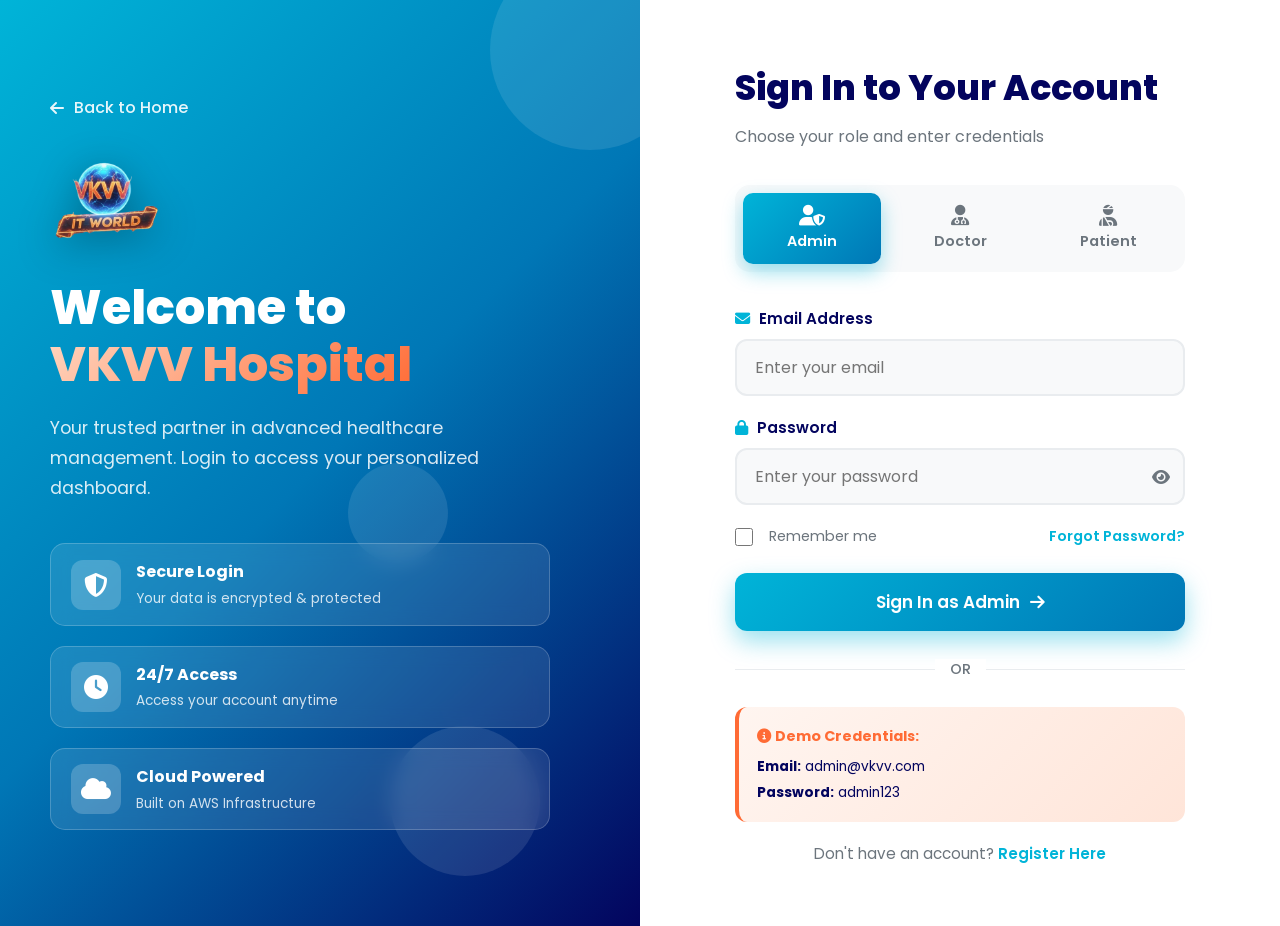
<file: frontend/login.html>
<!DOCTYPE html>
<html lang="en">
<head>
    <meta charset="UTF-8">
    <meta name="viewport" content="width=device-width, initial-scale=1.0">
    <title>Login - VKVV Hospital Management System</title>
    <link rel="stylesheet" href="css/style.css">
    <link rel="stylesheet" href="css/login.css">
    <link rel="preconnect" href="https://fonts.googleapis.com">
    <link href="https://fonts.googleapis.com/css2?family=Poppins:wght@300;400;500;600;700;800&display=swap" rel="stylesheet">
    <link rel="stylesheet" href="https://cdnjs.cloudflare.com/ajax/libs/font-awesome/6.4.0/css/all.min.css">
</head>
<body class="login-body">

    <!-- ===== LOGIN CONTAINER ===== -->
    <div class="login-container">
        
        <!-- ===== LEFT SIDE - BRANDING ===== -->
        <div class="login-left">
            <div class="login-brand">
                <a href="index.html" class="back-home">
                    <i class="fas fa-arrow-left"></i> Back to Home
                </a>
                <div class="brand-logo">
                    <img src="assets/images/vkvv-logo.png" alt="VKVV Logo">
                </div>
                <h1>Welcome to <br><span class="gradient-text">VKVV Hospital</span></h1>
                <p>Your trusted partner in advanced healthcare management. Login to access your personalized dashboard.</p>
                
                <div class="brand-features">
                    <div class="feature-item">
                        <i class="fas fa-shield-alt"></i>
                        <div>
                            <h4>Secure Login</h4>
                            <p>Your data is encrypted & protected</p>
                        </div>
                    </div>
                    <div class="feature-item">
                        <i class="fas fa-clock"></i>
                        <div>
                            <h4>24/7 Access</h4>
                            <p>Access your account anytime</p>
                        </div>
                    </div>
                    <div class="feature-item">
                        <i class="fas fa-cloud"></i>
                        <div>
                            <h4>Cloud Powered</h4>
                            <p>Built on AWS Infrastructure</p>
                        </div>
                    </div>
                </div>
            </div>
            
            <!-- Floating decorations -->
            <div class="floating-shape shape-1"></div>
            <div class="floating-shape shape-2"></div>
            <div class="floating-shape shape-3"></div>
        </div>

        <!-- ===== RIGHT SIDE - LOGIN FORM ===== -->
        <div class="login-right">
            <div class="login-form-wrapper">
                <h2>Sign In to Your Account</h2>
                <p class="subtitle">Choose your role and enter credentials</p>

                <!-- Role Tabs -->
                <div class="role-tabs">
                    <button class="tab-btn active" data-role="admin">
                        <i class="fas fa-user-shield"></i>
                        <span>Admin</span>
                    </button>
                    <button class="tab-btn" data-role="doctor">
                        <i class="fas fa-user-md"></i>
                        <span>Doctor</span>
                    </button>
                    <button class="tab-btn" data-role="patient">
                        <i class="fas fa-user-injured"></i>
                        <span>Patient</span>
                    </button>
                </div>

                <!-- Login Form -->
                <form class="login-form" id="loginForm">
                    <div class="form-group">
                        <label for="email">
                            <i class="fas fa-envelope"></i> Email Address
                        </label>
                        <input type="email" id="email" placeholder="Enter your email" required>
                    </div>

                    <div class="form-group">
                        <label for="password">
                            <i class="fas fa-lock"></i> Password
                        </label>
                        <div class="password-wrapper">
                            <input type="password" id="password" placeholder="Enter your password" required>
                            <button type="button" class="toggle-password" id="togglePassword">
                                <i class="fas fa-eye"></i>
                            </button>
                        </div>
                    </div>

                    <div class="form-options">
                        <label class="checkbox-container">
                            <input type="checkbox" id="remember">
                            <span class="checkmark"></span>
                            Remember me
                        </label>
                        <a href="#" class="forgot-link">Forgot Password?</a>
                    </div>

                    <button type="submit" class="login-btn-submit">
                        <span>Sign In as <span id="roleLabel">Admin</span></span>
                        <i class="fas fa-arrow-right"></i>
                    </button>

                    <div class="divider">
                        <span>OR</span>
                    </div>

                    <div class="demo-credentials">
                        <p><i class="fas fa-info-circle"></i> <strong>Demo Credentials:</strong></p>
                        <div class="demo-info" id="demoInfo">
                            <span><strong>Email:</strong> admin@vkvv.com</span>
                            <span><strong>Password:</strong> admin123</span>
                        </div>
                    </div>

                    <p class="signup-link">
                        Don't have an account? <a href="#">Register Here</a>
                    </p>
                </form>
            </div>
        </div>
    </div>

    <script src="js/login.js"></script>
</body>
</html>
</file>
<file: frontend/css/style.css>
/* ===== RESET & BASE STYLES ===== */
* {
    margin: 0;
    padding: 0;
    box-sizing: border-box;
    font-family: 'Poppins', sans-serif;
}

:root {
    --primary: #00b4d8;
    --primary-dark: #0077b6;
    --secondary: #ff6b35;
    --accent: #f72585;
    --dark: #03045e;
    --light: #caf0f8;
    --white: #ffffff;
    --gray: #6c757d;
    --light-gray: #f8f9fa;
    --gradient: linear-gradient(135deg, #00b4d8 0%, #0077b6 100%);
    --gradient-orange: linear-gradient(135deg, #ff6b35 0%, #f72585 100%);
    --shadow: 0 10px 30px rgba(0, 0, 0, 0.1);
    --shadow-hover: 0 20px 40px rgba(0, 0, 0, 0.15);
    --transition: all 0.3s ease;
}

html {
    scroll-behavior: smooth;
}

body {
    background: var(--white);
    color: var(--dark);
    line-height: 1.6;
    overflow-x: hidden;
}

/* ===== NAVIGATION BAR ===== */
.navbar {
    position: fixed;
    top: 0;
    width: 100%;
    background: rgba(255, 255, 255, 0.95);
    backdrop-filter: blur(10px);
    box-shadow: var(--shadow);
    z-index: 1000;
    padding: 15px 0;
    transition: var(--transition);
}

.nav-container {
    max-width: 1300px;
    margin: 0 auto;
    padding: 0 30px;
    display: flex;
    justify-content: space-between;
    align-items: center;
}

.logo {
    display: flex;
    align-items: center;
    gap: 12px;
}

.logo img {
    height: 55px;
    width: auto;
    filter: drop-shadow(0 4px 8px rgba(0, 180, 216, 0.3));
    transition: var(--transition);
}

.logo img:hover {
    transform: scale(1.1) rotate(5deg);
}

.logo-text {
    font-size: 1.5rem;
    font-weight: 800;
    color: var(--dark);
}

.highlight {
    background: var(--gradient);
    -webkit-background-clip: text;
    -webkit-text-fill-color: transparent;
    background-clip: text;
}

.nav-links {
    display: flex;
    list-style: none;
    gap: 35px;
    align-items: center;
}

.nav-links a {
    text-decoration: none;
    color: var(--dark);
    font-weight: 500;
    font-size: 0.95rem;
    position: relative;
    transition: var(--transition);
}

.nav-links a:not(.login-btn)::after {
    content: '';
    position: absolute;
    bottom: -5px;
    left: 0;
    width: 0;
    height: 2px;
    background: var(--gradient);
    transition: var(--transition);
}

.nav-links a:not(.login-btn):hover::after,
.nav-links a.active::after {
    width: 100%;
}

.nav-links a:hover {
    color: var(--primary);
}

.login-btn {
    background: var(--gradient);
    color: var(--white) !important;
    padding: 10px 25px;
    border-radius: 50px;
    display: flex;
    align-items: center;
    gap: 8px;
    box-shadow: 0 4px 15px rgba(0, 180, 216, 0.4);
}

.login-btn:hover {
    transform: translateY(-3px);
    box-shadow: 0 8px 25px rgba(0, 180, 216, 0.6);
}

.hamburger {
    display: none;
    flex-direction: column;
    gap: 5px;
    cursor: pointer;
}

.hamburger span {
    width: 28px;
    height: 3px;
    background: var(--dark);
    border-radius: 3px;
    transition: var(--transition);
}

/* ===== HERO SECTION ===== */
.hero {
    min-height: 100vh;
    background: linear-gradient(135deg, #e0f7ff 0%, #f0f9ff 50%, #fff5f0 100%);
    padding: 120px 30px 60px;
    position: relative;
    overflow: hidden;
}

.hero::before {
    content: '';
    position: absolute;
    top: -50%;
    right: -10%;
    width: 600px;
    height: 600px;
    background: radial-gradient(circle, rgba(0, 180, 216, 0.15) 0%, transparent 70%);
    border-radius: 50%;
    animation: float 6s ease-in-out infinite;
}

.hero::after {
    content: '';
    position: absolute;
    bottom: -20%;
    left: -10%;
    width: 500px;
    height: 500px;
    background: radial-gradient(circle, rgba(247, 37, 133, 0.1) 0%, transparent 70%);
    border-radius: 50%;
    animation: float 8s ease-in-out infinite reverse;
}

.hero-content {
    max-width: 1300px;
    margin: 0 auto;
    display: grid;
    grid-template-columns: 1fr 1fr;
    gap: 60px;
    align-items: center;
    position: relative;
    z-index: 1;
}

.hero-tag {
    display: inline-flex;
    align-items: center;
    gap: 8px;
    background: rgba(0, 180, 216, 0.15);
    color: var(--primary-dark);
    padding: 8px 20px;
    border-radius: 50px;
    font-size: 0.9rem;
    font-weight: 600;
    margin-bottom: 20px;
    animation: pulse 2s infinite;
}

.hero h1 {
    font-size: 4rem;
    font-weight: 800;
    line-height: 1.1;
    margin-bottom: 20px;
    color: var(--dark);
}

.gradient-text {
    background: var(--gradient);
    -webkit-background-clip: text;
    -webkit-text-fill-color: transparent;
    background-clip: text;
}

.hero-description {
    font-size: 1.1rem;
    color: var(--gray);
    margin-bottom: 30px;
    line-height: 1.8;
}

.hero-buttons {
    display: flex;
    gap: 20px;
    margin-bottom: 50px;
    flex-wrap: wrap;
}

.btn {
    padding: 15px 35px;
    border-radius: 50px;
    text-decoration: none;
    font-weight: 600;
    display: inline-flex;
    align-items: center;
    gap: 10px;
    transition: var(--transition);
    border: none;
    cursor: pointer;
    font-size: 1rem;
}

.btn-primary {
    background: var(--gradient);
    color: var(--white);
    box-shadow: 0 8px 25px rgba(0, 180, 216, 0.4);
}

.btn-primary:hover {
    transform: translateY(-5px);
    box-shadow: 0 15px 35px rgba(0, 180, 216, 0.6);
}

.btn-secondary {
    background: var(--white);
    color: var(--dark);
    border: 2px solid var(--dark);
}

.btn-secondary:hover {
    background: var(--dark);
    color: var(--white);
    transform: translateY(-5px);
}

.btn-large {
    padding: 20px 50px;
    font-size: 1.1rem;
}

.hero-stats {
    display: flex;
    gap: 40px;
    flex-wrap: wrap;
}

.stat h3 {
    font-size: 2.5rem;
    font-weight: 800;
    background: var(--gradient);
    -webkit-background-clip: text;
    -webkit-text-fill-color: transparent;
    background-clip: text;
}

.stat p {
    color: var(--gray);
    font-size: 0.9rem;
    font-weight: 500;
}

.hero-image {
    position: relative;
    text-align: center;
}

.hero-image img {
    width: 100%;
    max-width: 500px;
    border-radius: 30px;
    box-shadow: 0 30px 60px rgba(0, 0, 0, 0.2);
    animation: float 4s ease-in-out infinite;
}

.floating-card {
    position: absolute;
    background: var(--white);
    padding: 15px 20px;
    border-radius: 15px;
    box-shadow: var(--shadow);
    display: flex;
    align-items: center;
    gap: 12px;
    z-index: 2;
    animation: float 3s ease-in-out infinite;
}

.floating-card i {
    font-size: 1.8rem;
    color: var(--primary);
    background: rgba(0, 180, 216, 0.1);
    padding: 12px;
    border-radius: 12px;
}

.floating-card h4 {
    font-size: 0.9rem;
    color: var(--dark);
    margin-bottom: 2px;
}

.floating-card p {
    font-size: 0.8rem;
    color: var(--gray);
}

.card-1 {
    top: 10%;
    left: -10%;
    animation-delay: 0s;
}

.card-1 i { color: var(--accent); background: rgba(247, 37, 133, 0.1); }

.card-2 {
    top: 50%;
    right: -10%;
    animation-delay: 1s;
}

.card-3 {
    bottom: 10%;
    left: 5%;
    animation-delay: 2s;
}

.card-3 i { color: var(--secondary); background: rgba(255, 107, 53, 0.1); }

/* ===== SECTION HEADER ===== */
.section-header {
    text-align: center;
    max-width: 700px;
    margin: 0 auto 60px;
}

.section-tag {
    display: inline-block;
    background: rgba(0, 180, 216, 0.15);
    color: var(--primary-dark);
    padding: 8px 20px;
    border-radius: 50px;
    font-size: 0.9rem;
    font-weight: 600;
    margin-bottom: 15px;
}

.section-header h2 {
    font-size: 2.8rem;
    font-weight: 800;
    margin-bottom: 15px;
    color: var(--dark);
}

.section-header p {
    color: var(--gray);
    font-size: 1.1rem;
}

/* ===== SERVICES SECTION ===== */
.services {
    padding: 100px 30px;
    background: var(--white);
}

.services-grid {
    max-width: 1300px;
    margin: 0 auto;
    display: grid;
    grid-template-columns: repeat(auto-fit, minmax(280px, 1fr));
    gap: 30px;
}

.service-card {
    background: var(--white);
    padding: 40px 30px;
    border-radius: 20px;
    box-shadow: var(--shadow);
    transition: var(--transition);
    text-align: center;
    border: 2px solid transparent;
    position: relative;
    overflow: hidden;
}

.service-card::before {
    content: '';
    position: absolute;
    top: 0;
    left: -100%;
    width: 100%;
    height: 100%;
    background: var(--gradient);
    transition: var(--transition);
    z-index: 0;
}

.service-card:hover::before {
    left: 0;
}

.service-card:hover {
    transform: translateY(-15px);
    box-shadow: var(--shadow-hover);
}

.service-card:hover * {
    color: var(--white);
    position: relative;
    z-index: 1;
}

.service-card:hover .service-icon {
    background: rgba(255, 255, 255, 0.2);
}

.service-icon {
    width: 80px;
    height: 80px;
    background: var(--gradient);
    border-radius: 20px;
    display: flex;
    align-items: center;
    justify-content: center;
    margin: 0 auto 20px;
    transition: var(--transition);
    position: relative;
    z-index: 1;
}

.service-icon i {
    font-size: 2rem;
    color: var(--white);
}

.service-card h3 {
    font-size: 1.4rem;
    margin-bottom: 12px;
    color: var(--dark);
    position: relative;
    z-index: 1;
}

.service-card p {
    color: var(--gray);
    font-size: 0.95rem;
    position: relative;
    z-index: 1;
}

/* ===== ROLES SECTION ===== */
.roles {
    padding: 100px 30px;
    background: linear-gradient(135deg, #f8f9fa 0%, #e9ecef 100%);
}

.roles-container {
    max-width: 1300px;
    margin: 0 auto;
    display: grid;
    grid-template-columns: repeat(auto-fit, minmax(300px, 1fr));
    gap: 30px;
}

.role-card {
    background: var(--white);
    padding: 50px 35px;
    border-radius: 25px;
    box-shadow: var(--shadow);
    transition: var(--transition);
    text-align: center;
    position: relative;
    overflow: hidden;
}

.role-card::before {
    content: '';
    position: absolute;
    top: 0;
    left: 0;
    width: 100%;
    height: 5px;
    background: var(--gradient);
}

.admin-card::before { background: linear-gradient(135deg, #f72585 0%, #b5179e 100%); }
.doctor-card::before { background: linear-gradient(135deg, #00b4d8 0%, #0077b6 100%); }
.patient-card::before { background: linear-gradient(135deg, #ff6b35 0%, #f7b801 100%); }

.role-card:hover {
    transform: translateY(-15px);
    box-shadow: var(--shadow-hover);
}

.role-icon {
    width: 90px;
    height: 90px;
    border-radius: 50%;
    display: flex;
    align-items: center;
    justify-content: center;
    margin: 0 auto 25px;
    font-size: 2.5rem;
    color: var(--white);
}

.admin-card .role-icon { background: linear-gradient(135deg, #f72585 0%, #b5179e 100%); }
.doctor-card .role-icon { background: linear-gradient(135deg, #00b4d8 0%, #0077b6 100%); }
.patient-card .role-icon { background: linear-gradient(135deg, #ff6b35 0%, #f7b801 100%); }

.role-card h3 {
    font-size: 1.6rem;
    margin-bottom: 15px;
    color: var(--dark);
}

.role-card p {
    color: var(--gray);
    margin-bottom: 25px;
}

.role-card ul {
    list-style: none;
    text-align: left;
    margin-bottom: 30px;
}

.role-card ul li {
    padding: 8px 0;
    color: var(--dark);
    font-size: 0.95rem;
}

.role-card ul li i {
    color: #10b981;
    margin-right: 10px;
}

.role-btn {
    display: inline-flex;
    align-items: center;
    gap: 10px;
    padding: 12px 30px;
    background: var(--gradient);
    color: var(--white);
    text-decoration: none;
    border-radius: 50px;
    font-weight: 600;
    transition: var(--transition);
}

.admin-card .role-btn { background: linear-gradient(135deg, #f72585 0%, #b5179e 100%); }
.doctor-card .role-btn { background: linear-gradient(135deg, #00b4d8 0%, #0077b6 100%); }
.patient-card .role-btn { background: linear-gradient(135deg, #ff6b35 0%, #f7b801 100%); }

.role-btn:hover {
    transform: translateX(5px);
}

/* ===== DOCTORS SECTION ===== */
.doctors {
    padding: 100px 30px;
    background: var(--white);
}

.doctors-grid {
    max-width: 1300px;
    margin: 0 auto;
    display: grid;
    grid-template-columns: repeat(auto-fit, minmax(250px, 1fr));
    gap: 30px;
}

.doctor-card {
    background: var(--white);
    border-radius: 20px;
    overflow: hidden;
    box-shadow: var(--shadow);
    transition: var(--transition);
    text-align: center;
}

.doctor-card:hover {
    transform: translateY(-10px);
    box-shadow: var(--shadow-hover);
}

.doctor-img {
    width: 100%;
    height: 280px;
    object-fit: cover;
}

.doctor-info {
    padding: 25px;
}

.doctor-info h3 {
    font-size: 1.3rem;
    color: var(--dark);
    margin-bottom: 5px;
}

.doctor-info .specialty {
    color: var(--primary);
    font-weight: 600;
    margin-bottom: 15px;
    font-size: 0.95rem;
}

.doctor-info .rating {
    color: #fbbf24;
    margin-bottom: 15px;
}

.doctor-social {
    display: flex;
    justify-content: center;
    gap: 12px;
}

.doctor-social a {
    width: 35px;
    height: 35px;
    border-radius: 50%;
    background: var(--light-gray);
    color: var(--dark);
    display: flex;
    align-items: center;
    justify-content: center;
    text-decoration: none;
    transition: var(--transition);
}

.doctor-social a:hover {
    background: var(--gradient);
    color: var(--white);
    transform: translateY(-3px);
}

/* ===== CTA SECTION ===== */
.cta {
    padding: 100px 30px;
    background: var(--gradient);
    text-align: center;
    position: relative;
    overflow: hidden;
}

.cta::before {
    content: '';
    position: absolute;
    top: 0;
    left: 0;
    width: 100%;
    height: 100%;
    background: url('data:image/svg+xml,<svg xmlns="http://www.w3.org/2000/svg" viewBox="0 0 100 100"><circle cx="20" cy="20" r="2" fill="white" opacity="0.1"/><circle cx="80" cy="50" r="3" fill="white" opacity="0.1"/><circle cx="40" cy="80" r="2" fill="white" opacity="0.1"/></svg>');
}

.cta-container {
    max-width: 800px;
    margin: 0 auto;
    position: relative;
    z-index: 1;
}

.cta h2 {
    font-size: 2.8rem;
    color: var(--white);
    margin-bottom: 20px;
    font-weight: 800;
}

.cta .gradient-text {
    background: linear-gradient(135deg, #fff5f0 0%, #ffd6c0 100%);
    -webkit-background-clip: text;
    -webkit-text-fill-color: transparent;
}

.cta p {
    color: rgba(255, 255, 255, 0.9);
    font-size: 1.2rem;
    margin-bottom: 35px;
}

.cta .btn-primary {
    background: var(--white);
    color: var(--primary-dark);
}

.cta .btn-primary:hover {
    background: var(--dark);
    color: var(--white);
}

/* ===== FOOTER ===== */
.footer {
    background: var(--dark);
    color: var(--white);
    padding: 70px 30px 20px;
}

.footer-content {
    max-width: 1300px;
    margin: 0 auto;
    display: grid;
    grid-template-columns: 2fr 1fr 1fr 1.5fr;
    gap: 50px;
    margin-bottom: 50px;
}

.footer-section .logo-text {
    color: var(--white);
}

.footer-section p {
    color: rgba(255, 255, 255, 0.7);
    margin: 15px 0;
    font-size: 0.95rem;
}

.footer-section h4 {
    font-size: 1.2rem;
    margin-bottom: 20px;
    color: var(--white);
}

.footer-section ul {
    list-style: none;
}

.footer-section ul li {
    margin-bottom: 12px;
}

.footer-section ul li a {
    color: rgba(255, 255, 255, 0.7);
    text-decoration: none;
    transition: var(--transition);
    font-size: 0.95rem;
}

.footer-section ul li a:hover {
    color: var(--primary);
    padding-left: 5px;
}

.social-icons {
    display: flex;
    gap: 15px;
    margin-top: 20px;
}

.social-icons a {
    width: 40px;
    height: 40px;
    border-radius: 50%;
    background: rgba(255, 255, 255, 0.1);
    color: var(--white);
    display: flex;
    align-items: center;
    justify-content: center;
    text-decoration: none;
    transition: var(--transition);
}

.social-icons a:hover {
    background: var(--gradient);
    transform: translateY(-5px);
}

.footer-section i {
    color: var(--primary);
    margin-right: 10px;
}

.footer-bottom {
    text-align: center;
    padding-top: 30px;
    border-top: 1px solid rgba(255, 255, 255, 0.1);
    color: rgba(255, 255, 255, 0.6);
    font-size: 0.9rem;
}

/* ===== ANIMATIONS ===== */
@keyframes float {
    0%, 100% { transform: translateY(0); }
    50% { transform: translateY(-20px); }
}

@keyframes pulse {
    0%, 100% { transform: scale(1); }
    50% { transform: scale(1.05); }
}

@keyframes fadeInUp {
    from {
        opacity: 0;
        transform: translateY(30px);
    }
    to {
        opacity: 1;
        transform: translateY(0);
    }
}

.fade-in {
    animation: fadeInUp 0.8s ease forwards;
}

/* ===== RESPONSIVE DESIGN ===== */
@media (max-width: 968px) {
    .hero-content {
        grid-template-columns: 1fr;
        text-align: center;
    }
    
    .hero h1 {
        font-size: 2.8rem;
    }
    
    .hero-stats {
        justify-content: center;
    }
    
    .footer-content {
        grid-template-columns: 1fr 1fr;
    }
}

@media (max-width: 768px) {
    .hamburger {
        display: flex;
    }
    
    .nav-links {
        position: fixed;
        top: 80px;
        left: -100%;
        flex-direction: column;
        background: var(--white);
        width: 100%;
        padding: 30px;
        transition: var(--transition);
        box-shadow: var(--shadow);
    }
    
    .nav-links.active {
        left: 0;
    }
    
    .hero h1 {
        font-size: 2.2rem;
    }
    
    .section-header h2 {
        font-size: 2rem;
    }
    
    .cta h2 {
        font-size: 2rem;
    }
    
    .footer-content {
        grid-template-columns: 1fr;
        gap: 30px;
    }
    
    .floating-card {
        display: none;
    }
}
</file>
<file: frontend/css/login.css>
/* ===== LOGIN PAGE STYLES ===== */

.login-body {
    min-height: 100vh;
    background: linear-gradient(135deg, #e0f7ff 0%, #f0f9ff 100%);
    overflow-x: hidden;
}

.login-container {
    min-height: 100vh;
    display: grid;
    grid-template-columns: 1fr 1fr;
}

/* ===== LEFT SIDE - BRANDING ===== */
.login-left {
    background: linear-gradient(135deg, #00b4d8 0%, #0077b6 50%, #03045e 100%);
    padding: 60px 50px;
    position: relative;
    overflow: hidden;
    display: flex;
    align-items: center;
}

.login-brand {
    position: relative;
    z-index: 2;
    color: white;
    max-width: 500px;
}

.back-home {
    display: inline-flex;
    align-items: center;
    gap: 10px;
    color: rgba(255, 255, 255, 0.9);
    text-decoration: none;
    font-weight: 500;
    margin-bottom: 40px;
    transition: all 0.3s ease;
}

.back-home:hover {
    transform: translateX(-5px);
    color: white;
}

.brand-logo {
    margin-bottom: 30px;
}

.brand-logo img {
    height: 80px;
    filter: drop-shadow(0 8px 20px rgba(0, 0, 0, 0.3));
}

.login-brand h1 {
    font-size: 3rem;
    font-weight: 800;
    line-height: 1.2;
    margin-bottom: 20px;
}

.login-brand .gradient-text {
    background: linear-gradient(135deg, #ffd6c0 0%, #ff6b35 100%);
    -webkit-background-clip: text;
    -webkit-text-fill-color: transparent;
    background-clip: text;
}

.login-brand > p {
    font-size: 1.1rem;
    color: rgba(255, 255, 255, 0.85);
    margin-bottom: 40px;
    line-height: 1.7;
}

.brand-features {
    display: flex;
    flex-direction: column;
    gap: 20px;
}

.feature-item {
    display: flex;
    align-items: center;
    gap: 15px;
    background: rgba(255, 255, 255, 0.1);
    padding: 15px 20px;
    border-radius: 15px;
    backdrop-filter: blur(10px);
    border: 1px solid rgba(255, 255, 255, 0.2);
    transition: all 0.3s ease;
}

.feature-item:hover {
    background: rgba(255, 255, 255, 0.2);
    transform: translateX(10px);
}

.feature-item i {
    font-size: 1.5rem;
    width: 50px;
    height: 50px;
    background: rgba(255, 255, 255, 0.2);
    border-radius: 12px;
    display: flex;
    align-items: center;
    justify-content: center;
    color: white;
}

.feature-item h4 {
    font-size: 1rem;
    margin-bottom: 3px;
}

.feature-item p {
    font-size: 0.85rem;
    color: rgba(255, 255, 255, 0.8);
}

/* Floating Shapes */
.floating-shape {
    position: absolute;
    border-radius: 50%;
    background: rgba(255, 255, 255, 0.1);
    animation: float 6s ease-in-out infinite;
}

.shape-1 {
    width: 200px;
    height: 200px;
    top: -50px;
    right: -50px;
    animation-delay: 0s;
}

.shape-2 {
    width: 150px;
    height: 150px;
    bottom: 50px;
    right: 100px;
    animation-delay: 2s;
}

.shape-3 {
    width: 100px;
    height: 100px;
    top: 50%;
    right: 30%;
    animation-delay: 4s;
}

/* ===== RIGHT SIDE - LOGIN FORM ===== */
.login-right {
    background: white;
    padding: 60px 50px;
    display: flex;
    align-items: center;
    justify-content: center;
}

.login-form-wrapper {
    width: 100%;
    max-width: 450px;
}

.login-form-wrapper h2 {
    font-size: 2.2rem;
    font-weight: 800;
    color: #03045e;
    margin-bottom: 8px;
}

.subtitle {
    color: #6c757d;
    margin-bottom: 35px;
}

/* Role Tabs */
.role-tabs {
    display: grid;
    grid-template-columns: repeat(3, 1fr);
    gap: 10px;
    margin-bottom: 35px;
    background: #f8f9fa;
    padding: 8px;
    border-radius: 15px;
}

.tab-btn {
    padding: 12px 15px;
    border: none;
    background: transparent;
    border-radius: 10px;
    cursor: pointer;
    font-weight: 600;
    color: #6c757d;
    transition: all 0.3s ease;
    display: flex;
    flex-direction: column;
    align-items: center;
    gap: 5px;
    font-family: 'Poppins', sans-serif;
    font-size: 0.9rem;
}

.tab-btn i {
    font-size: 1.3rem;
}

.tab-btn:hover {
    color: #0077b6;
}

.tab-btn.active {
    background: linear-gradient(135deg, #00b4d8 0%, #0077b6 100%);
    color: white;
    box-shadow: 0 8px 20px rgba(0, 180, 216, 0.4);
}

/* Form Groups */
.form-group {
    margin-bottom: 20px;
}

.form-group label {
    display: block;
    margin-bottom: 8px;
    font-weight: 600;
    color: #03045e;
    font-size: 0.95rem;
}

.form-group label i {
    color: #00b4d8;
    margin-right: 5px;
}

.form-group input {
    width: 100%;
    padding: 14px 18px;
    border: 2px solid #e9ecef;
    border-radius: 12px;
    font-size: 1rem;
    font-family: 'Poppins', sans-serif;
    transition: all 0.3s ease;
    background: #f8f9fa;
}

.form-group input:focus {
    outline: none;
    border-color: #00b4d8;
    background: white;
    box-shadow: 0 0 0 4px rgba(0, 180, 216, 0.1);
}

.password-wrapper {
    position: relative;
}

.toggle-password {
    position: absolute;
    right: 15px;
    top: 50%;
    transform: translateY(-50%);
    background: none;
    border: none;
    color: #6c757d;
    cursor: pointer;
    font-size: 1rem;
    transition: color 0.3s ease;
}

.toggle-password:hover {
    color: #00b4d8;
}

/* Form Options */
.form-options {
    display: flex;
    justify-content: space-between;
    align-items: center;
    margin-bottom: 25px;
}

.checkbox-container {
    display: flex;
    align-items: center;
    gap: 8px;
    cursor: pointer;
    font-size: 0.9rem;
    color: #6c757d;
}

.checkbox-container input {
    width: 18px;
    height: 18px;
    accent-color: #00b4d8;
    cursor: pointer;
}

.forgot-link {
    color: #00b4d8;
    text-decoration: none;
    font-size: 0.9rem;
    font-weight: 600;
    transition: color 0.3s ease;
}

.forgot-link:hover {
    color: #0077b6;
}

/* Login Submit Button */
.login-btn-submit {
    width: 100%;
    padding: 16px;
    background: linear-gradient(135deg, #00b4d8 0%, #0077b6 100%);
    color: white;
    border: none;
    border-radius: 12px;
    font-size: 1.05rem;
    font-weight: 600;
    cursor: pointer;
    transition: all 0.3s ease;
    display: flex;
    align-items: center;
    justify-content: center;
    gap: 10px;
    font-family: 'Poppins', sans-serif;
    box-shadow: 0 10px 25px rgba(0, 180, 216, 0.4);
}

.login-btn-submit:hover {
    transform: translateY(-3px);
    box-shadow: 0 15px 35px rgba(0, 180, 216, 0.5);
}

.login-btn-submit:active {
    transform: translateY(0);
}

/* Divider */
.divider {
    text-align: center;
    margin: 25px 0;
    position: relative;
}

.divider::before {
    content: '';
    position: absolute;
    top: 50%;
    left: 0;
    width: 100%;
    height: 1px;
    background: #e9ecef;
}

.divider span {
    background: white;
    padding: 0 15px;
    color: #6c757d;
    font-size: 0.9rem;
    position: relative;
    font-weight: 500;
}

/* Demo Credentials */
.demo-credentials {
    background: linear-gradient(135deg, #fff5f0 0%, #ffe5d9 100%);
    padding: 18px;
    border-radius: 12px;
    border-left: 4px solid #ff6b35;
    margin-bottom: 20px;
}

.demo-credentials > p {
    color: #ff6b35;
    margin-bottom: 8px;
    font-size: 0.9rem;
}

.demo-info {
    display: flex;
    flex-direction: column;
    gap: 4px;
    font-size: 0.85rem;
    color: #03045e;
}

/* Signup Link */
.signup-link {
    text-align: center;
    color: #6c757d;
    font-size: 0.95rem;
}

.signup-link a {
    color: #00b4d8;
    text-decoration: none;
    font-weight: 600;
}

.signup-link a:hover {
    color: #0077b6;
}

/* ===== RESPONSIVE ===== */
@media (max-width: 968px) {
    .login-container {
        grid-template-columns: 1fr;
    }
    
    .login-left {
        padding: 40px 30px;
        min-height: auto;
    }
    
    .login-brand h1 {
        font-size: 2rem;
    }
    
    .brand-features {
        display: none;
    }
    
    .login-right {
        padding: 40px 30px;
    }
}

@media (max-width: 480px) {
    .login-form-wrapper h2 {
        font-size: 1.8rem;
    }
    
    .role-tabs {
        gap: 5px;
    }
    
    .tab-btn {
        padding: 10px 8px;
        font-size: 0.8rem;
    }
    
    .tab-btn i {
        font-size: 1.1rem;
    }
    
    .form-options {
        flex-direction: column;
        gap: 10px;
        align-items: flex-start;
    }
}
</file>
